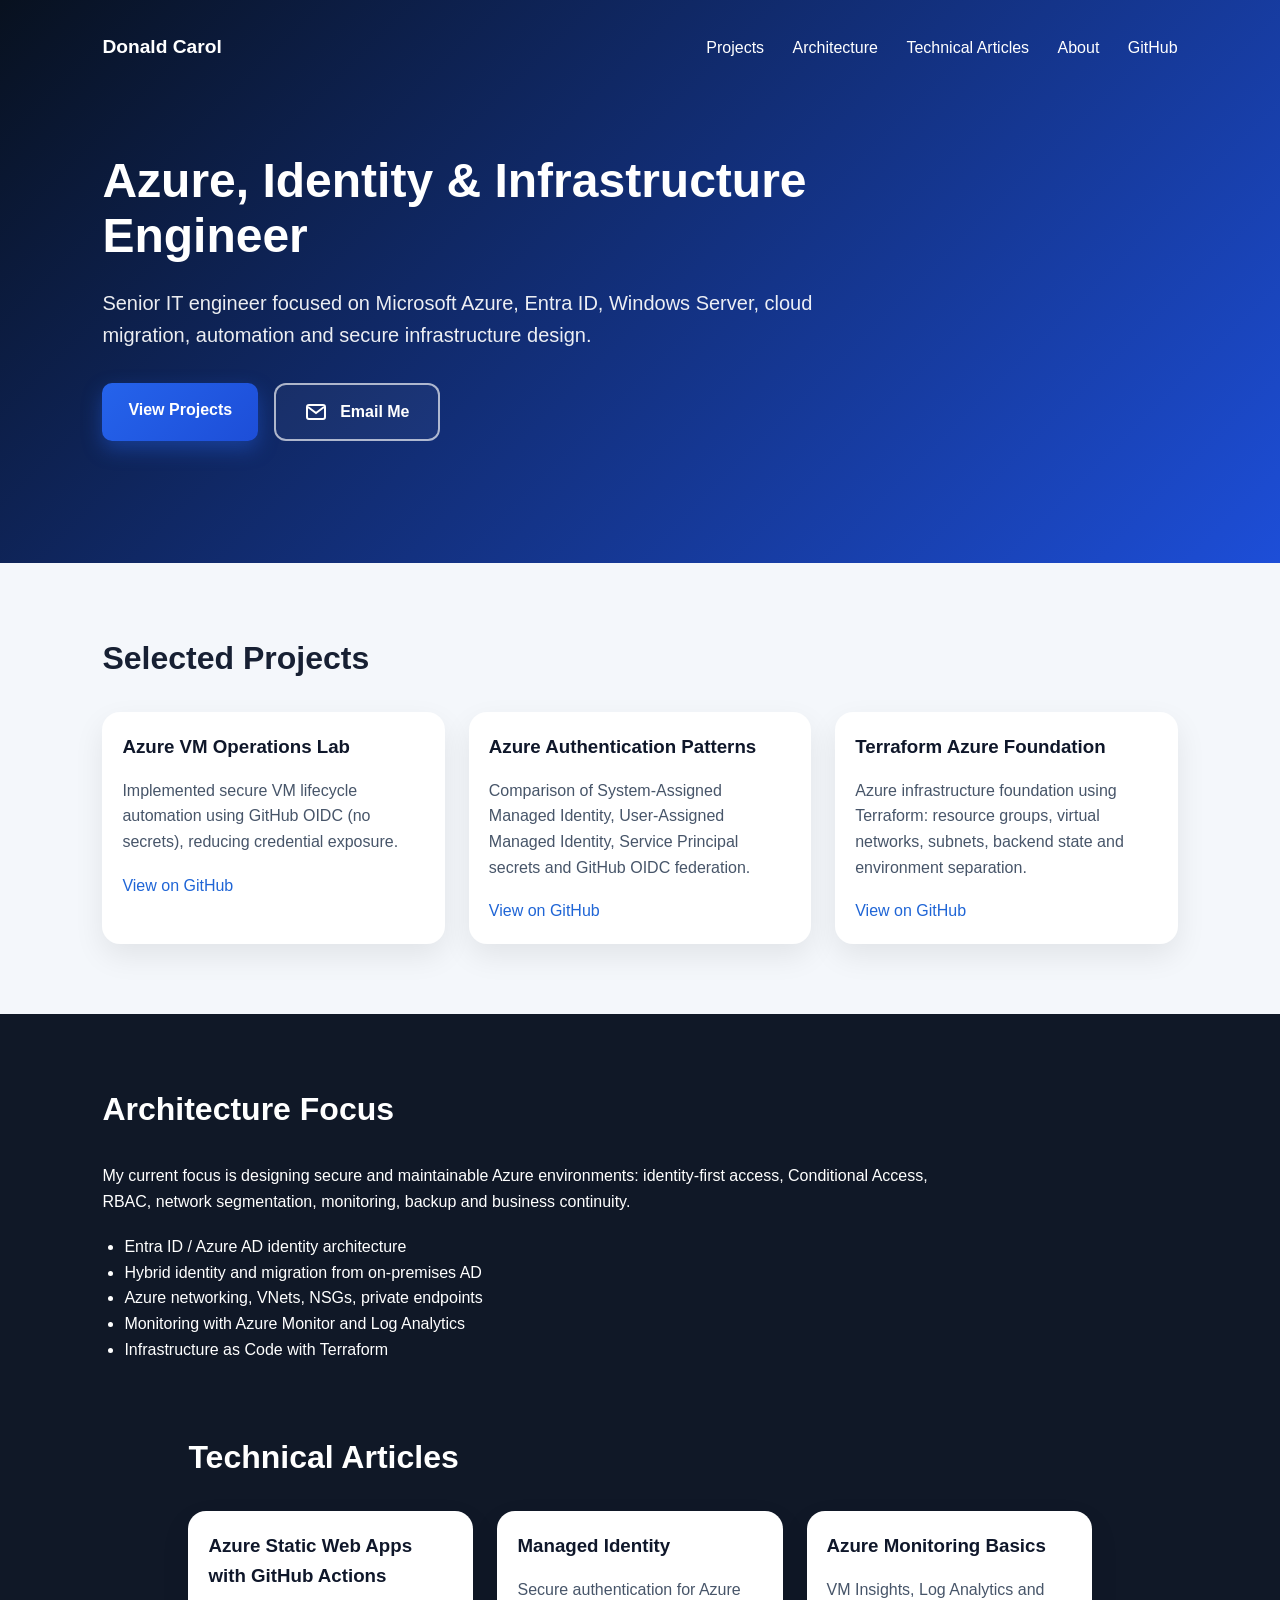
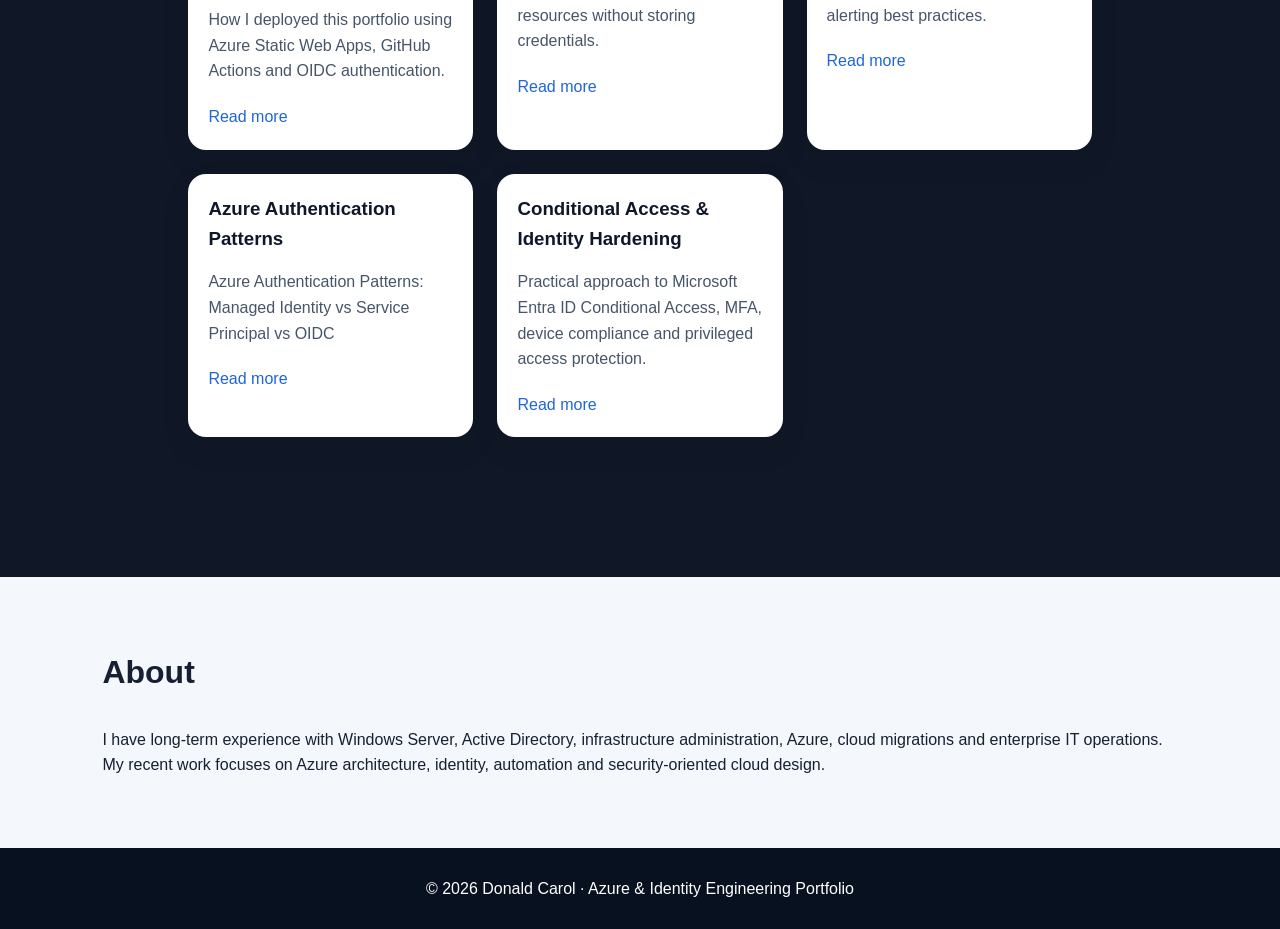
<file: index.html>
<!DOCTYPE html>
<html lang="en">
<head>
  <meta charset="UTF-8" />
  <meta name="viewport" content="width=device-width, initial-scale=1.0" />
  <title>Donald Carol | Azure & Identity Engineer</title>
  <link rel="stylesheet" href="styles.css" />
</head>
<body>
  <header class="hero">
    <nav>
      <div class="logo">Donald Carol</div>
      <div class="links">
        <a href="#projects">Projects</a>
	<a href="#architecture">Architecture</a>
 	<a href="#articles">Technical Articles</a>
  	<a href="#about">About</a>
  	<a href="https://github.com/donaldcarol">GitHub</a>
       
      </div>
    </nav>

    <section class="hero-content">
      <h1>Azure, Identity & Infrastructure Engineer</h1>
      <p>
        Senior IT engineer focused on Microsoft Azure, Entra ID, Windows Server,
        cloud migration, automation and secure infrastructure design.
      </p>
      <div class="hero-buttons">
  <a class="button primary" href="#projects">View Projects</a>
<a class="button secondary" href="mailto:donald@dakini.network">
  <svg class="icon-mail" xmlns="http://www.w3.org/2000/svg" viewBox="0 0 24 24" aria-hidden="true">
    <rect x="3" y="5" width="18" height="14" rx="2" fill="none" stroke="currentColor" stroke-width="2"/>
    <path d="M4 7l8 6 8-6" fill="none" stroke="currentColor" stroke-width="2"/>
  </svg>
  Email Me
</a>
</div>
     </section>
  </header>

  <main>
    <section id="projects" class="section">
      <h2>Selected Projects</h2>

      <div class="grid">
        <article class="card">
          <h3>Azure VM Operations Lab</h3>
          <p>
            Implemented secure VM lifecycle automation using GitHub OIDC (no secrets), reducing credential exposure.
          </p>
          <a href="https://github.com/donaldcarol/azure-vm-lab" target="_blank">View on GitHub</a>
        </article>

        <article class="card">
          <h3>Azure Authentication Patterns</h3>
          <p>
            Comparison of System-Assigned Managed Identity, User-Assigned Managed
            Identity, Service Principal secrets and GitHub OIDC federation.
          </p>
          <a href="https://github.com/donaldcarol/azure-authentication-patterns" target="_blank">View on GitHub</a>
        </article>

        <article class="card">
          <h3>Terraform Azure Foundation</h3>
          <p>
            Azure infrastructure foundation using Terraform: resource groups,
            virtual networks, subnets, backend state and environment separation.
          </p>
          <a href="https://github.com/donaldcarol/azure-terraform-foundation" target="_blank">View on GitHub</a>
        </article>
      </div>
    </section>

    <section id="architecture" class="section dark">
      <h2>Architecture Focus</h2>
      <p>
        My current focus is designing secure and maintainable Azure environments:
        identity-first access, Conditional Access, RBAC, network segmentation,
        monitoring, backup and business continuity.
      </p>

      <ul>
        <li>Entra ID / Azure AD identity architecture</li>
        <li>Hybrid identity and migration from on-premises AD</li>
        <li>Azure networking, VNets, NSGs, private endpoints</li>
        <li>Monitoring with Azure Monitor and Log Analytics</li>
        <li>Infrastructure as Code with Terraform</li>
      </ul>
     
 <section id="articles" class="section">
  <h2>Technical Articles</h2>

  <div class="grid">
    <article class="card">
      <h3>Azure Static Web Apps with GitHub Actions</h3>
      <p>
        How I deployed this portfolio using Azure Static Web Apps,
        GitHub Actions and OIDC authentication.
      </p>
      <a href="articles/azure-static-web-apps.html">Read more</a>
    </article>

    <article class="card">
      <h3>Managed Identity</h3>
      <p>
        Secure authentication for Azure resources without storing credentials.
      </p>
      <a href="articles/managed-identity-vs-oidc.html">Read more</a>
    </article>

    <article class="card">
      <h3>Azure Monitoring Basics</h3>
      <p>
        VM Insights, Log Analytics and alerting best practices.
      </p>
      <a href="articles/azure-monitoring-basics.html">Read more</a>
    </article>

 <article class="card">
      <h3>Azure Authentication Patterns</h3>
      <p>
       Azure Authentication Patterns: Managed Identity vs Service Principal vs OIDC
      </p>
     <a href="articles/authentication-patterns.html">Read more</a>
    </article>

<article class="card">
  <h3>Conditional Access & Identity Hardening</h3>
  <p>
    Practical approach to Microsoft Entra ID Conditional Access, MFA,
    device compliance and privileged access protection.
  </p>
  <a href="articles/conditional-access.html">Read more</a>
</article>

  </div>
</section>
      
    </section>

    <section id="about" class="section">
      <h2>About</h2>
      <p>
        I have long-term experience with Windows Server, Active Directory,
        infrastructure administration, Azure, cloud migrations and enterprise IT
        operations. My recent work focuses on Azure architecture, identity,
        automation and security-oriented cloud design.
      </p>
    </section>
  </main>

  <footer>
    <p>© 2026 Donald Carol · Azure & Identity Engineering Portfolio</p>
  </footer>
</body>
</html>
</file>
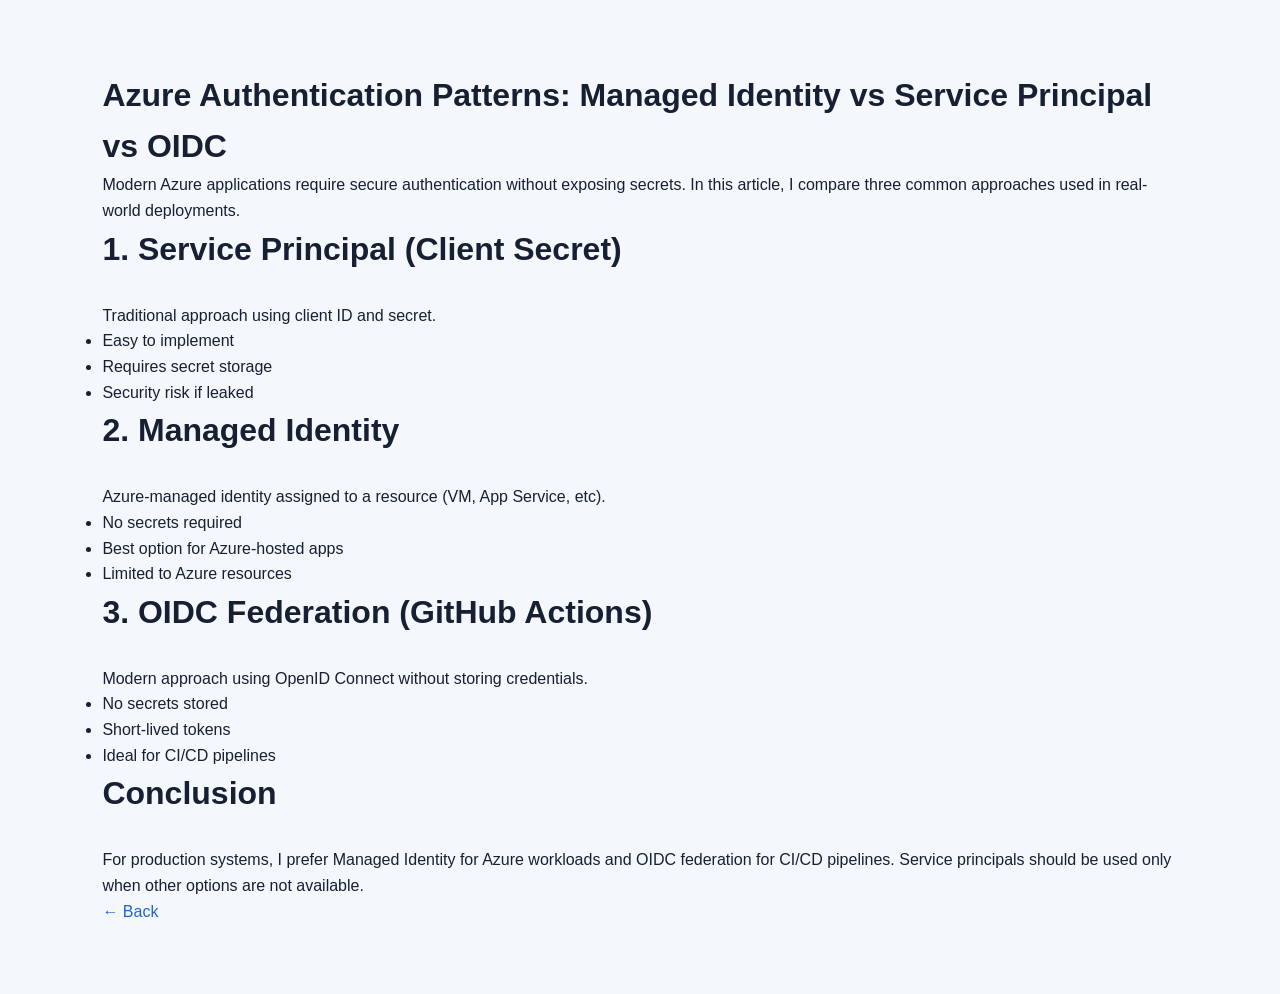
<file: articles/authentication-patterns.html>
<!DOCTYPE html>
<html lang="en">
<head>
  <meta charset="UTF-8" />
  <title>Azure Authentication Patterns</title>
  <link rel="stylesheet" href="../styles.css" />
</head>
<body>

<main class="section">
  <h1>Azure Authentication Patterns: Managed Identity vs Service Principal vs OIDC</h1>

  <p>
    Modern Azure applications require secure authentication without exposing secrets.
    In this article, I compare three common approaches used in real-world deployments.
  </p>

  <h2>1. Service Principal (Client Secret)</h2>
  <p>
    Traditional approach using client ID and secret.
  </p>
  <ul>
    <li>Easy to implement</li>
    <li>Requires secret storage</li>
    <li>Security risk if leaked</li>
  </ul>

  <h2>2. Managed Identity</h2>
  <p>
    Azure-managed identity assigned to a resource (VM, App Service, etc).
  </p>
  <ul>
    <li>No secrets required</li>
    <li>Best option for Azure-hosted apps</li>
    <li>Limited to Azure resources</li>
  </ul>

  <h2>3. OIDC Federation (GitHub Actions)</h2>
  <p>
    Modern approach using OpenID Connect without storing credentials.
  </p>
  <ul>
    <li>No secrets stored</li>
    <li>Short-lived tokens</li>
    <li>Ideal for CI/CD pipelines</li>
  </ul>

  <h2>Conclusion</h2>
  <p>
    For production systems, I prefer Managed Identity for Azure workloads and
    OIDC federation for CI/CD pipelines. Service principals should be used only
    when other options are not available.
  </p>

  <p><a href="../index.html">← Back</a></p>
</main>

</body>
</html>
</file>
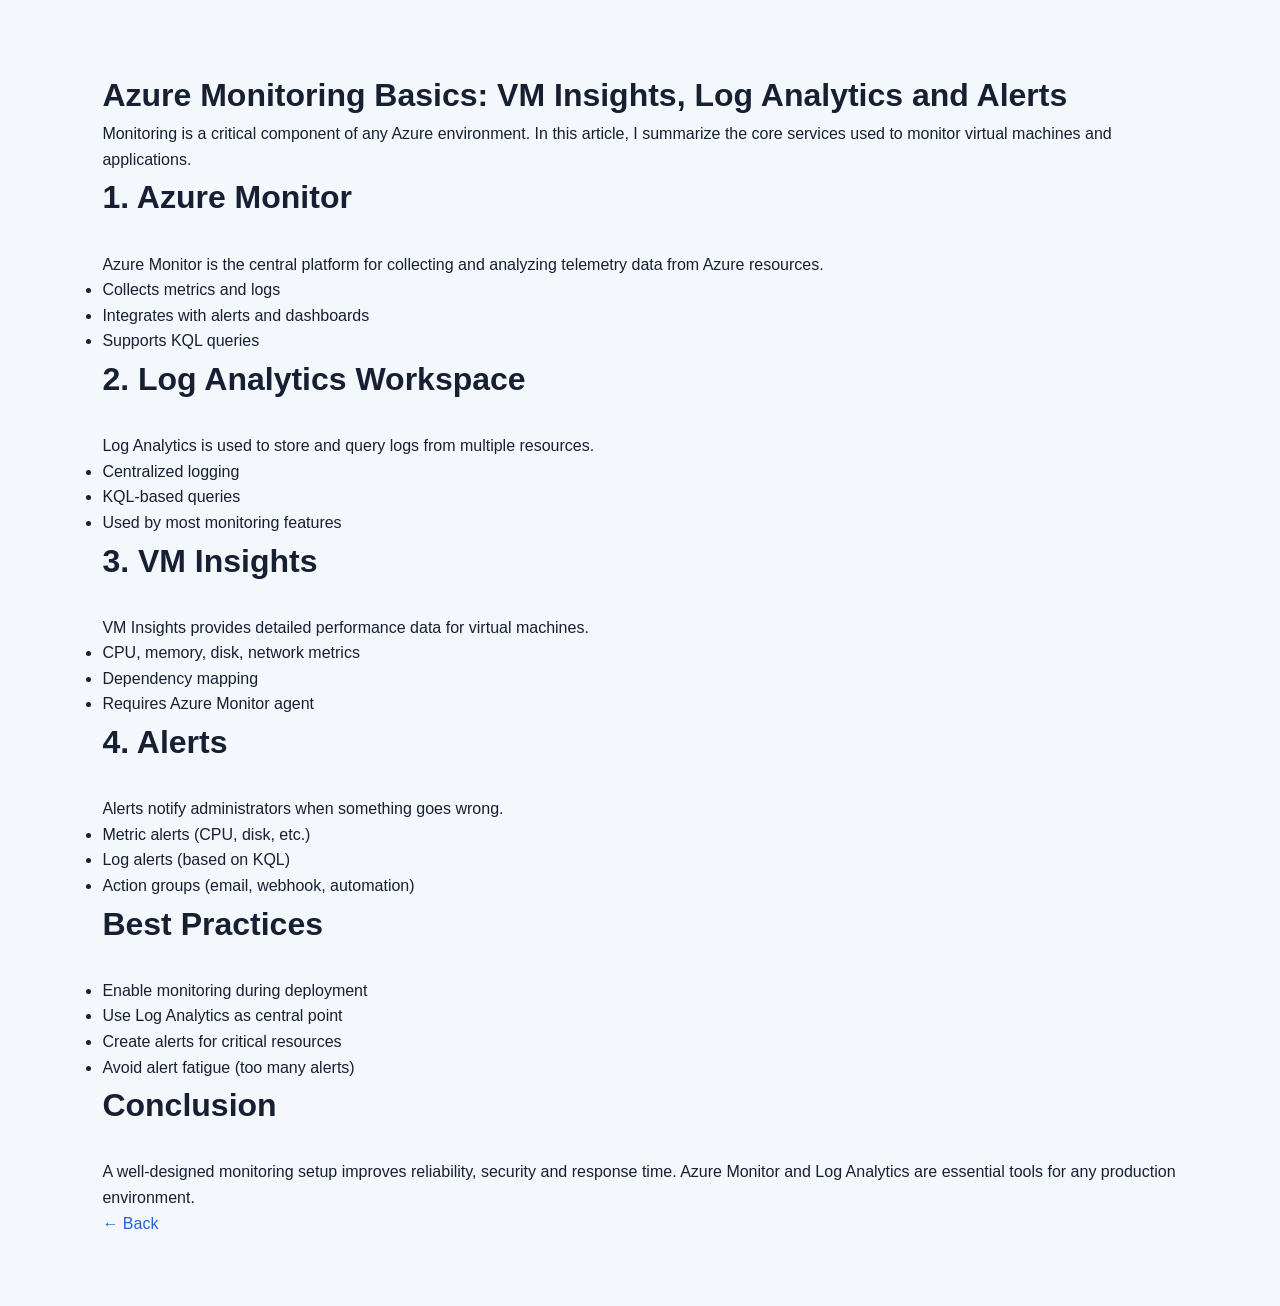
<file: articles/azure-monitoring-basics.html>
<!DOCTYPE html>
<html lang="en">
<head>
  <meta charset="UTF-8" />
  <title>Azure Monitoring Basics</title>
  <link rel="stylesheet" href="../styles.css" />
</head>
<body>

<main class="section">
  <h1>Azure Monitoring Basics: VM Insights, Log Analytics and Alerts</h1>

  <p>
    Monitoring is a critical component of any Azure environment. In this article,
    I summarize the core services used to monitor virtual machines and applications.
  </p>

  <h2>1. Azure Monitor</h2>
  <p>
    Azure Monitor is the central platform for collecting and analyzing telemetry
    data from Azure resources.
  </p>
  <ul>
    <li>Collects metrics and logs</li>
    <li>Integrates with alerts and dashboards</li>
    <li>Supports KQL queries</li>
  </ul>

  <h2>2. Log Analytics Workspace</h2>
  <p>
    Log Analytics is used to store and query logs from multiple resources.
  </p>
  <ul>
    <li>Centralized logging</li>
    <li>KQL-based queries</li>
    <li>Used by most monitoring features</li>
  </ul>

  <h2>3. VM Insights</h2>
  <p>
    VM Insights provides detailed performance data for virtual machines.
  </p>
  <ul>
    <li>CPU, memory, disk, network metrics</li>
    <li>Dependency mapping</li>
    <li>Requires Azure Monitor agent</li>
  </ul>

  <h2>4. Alerts</h2>
  <p>
    Alerts notify administrators when something goes wrong.
  </p>
  <ul>
    <li>Metric alerts (CPU, disk, etc.)</li>
    <li>Log alerts (based on KQL)</li>
    <li>Action groups (email, webhook, automation)</li>
  </ul>

  <h2>Best Practices</h2>
  <ul>
    <li>Enable monitoring during deployment</li>
    <li>Use Log Analytics as central point</li>
    <li>Create alerts for critical resources</li>
    <li>Avoid alert fatigue (too many alerts)</li>
  </ul>

  <h2>Conclusion</h2>
  <p>
    A well-designed monitoring setup improves reliability, security and response time.
    Azure Monitor and Log Analytics are essential tools for any production environment.
  </p>

  <p><a href="../index.html">← Back</a></p>
</main>

</body>
</html>
</file>
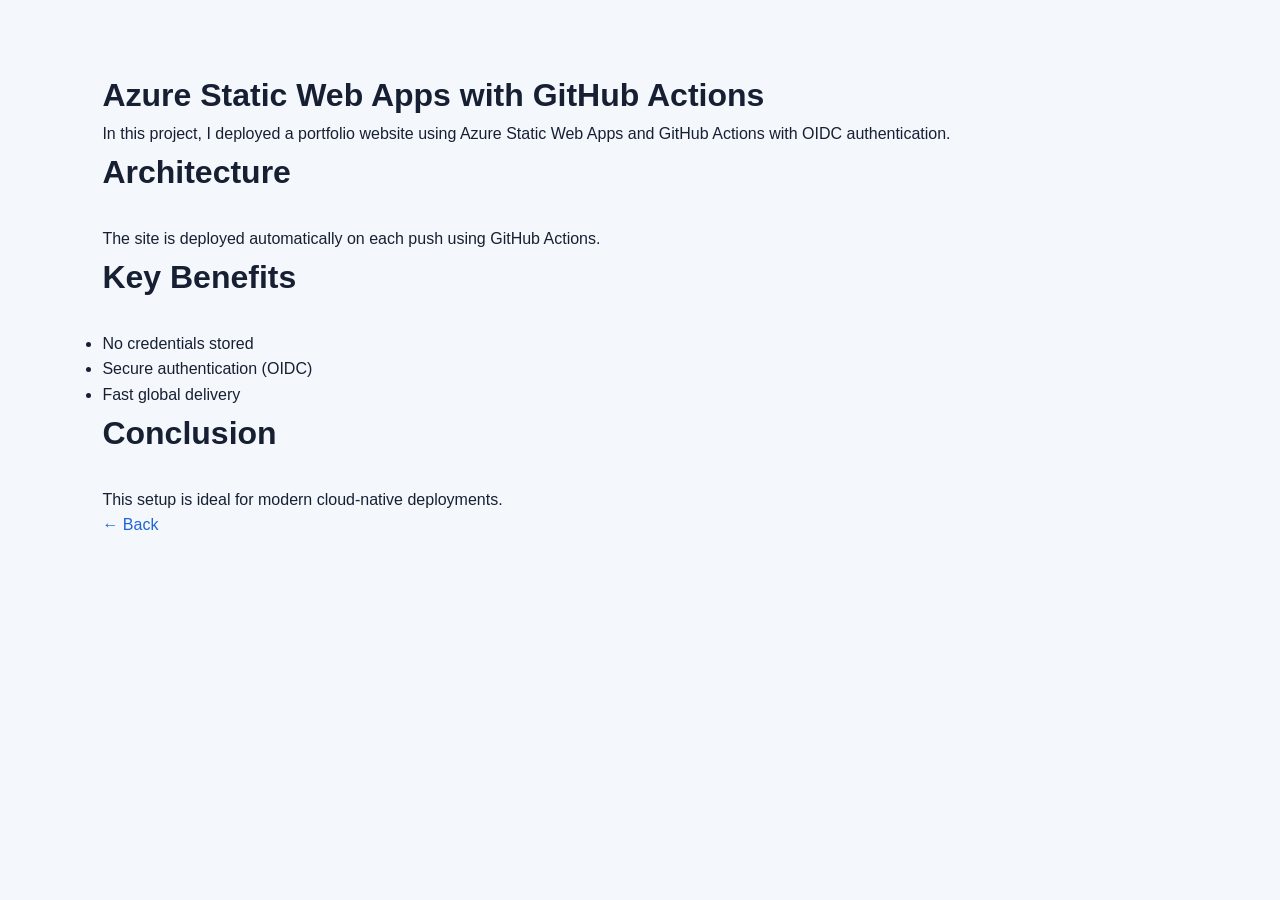
<file: articles/azure-static-web-apps.html>
<!DOCTYPE html>
<html lang="en">
<head>
  <meta charset="UTF-8" />
  <title>Azure Static Web Apps</title>
  <link rel="stylesheet" href="../styles.css" />
</head>
<body>

<main class="section">
  <h1>Azure Static Web Apps with GitHub Actions</h1>

  <p>
    In this project, I deployed a portfolio website using Azure Static Web Apps
    and GitHub Actions with OIDC authentication.
  </p>

  <h2>Architecture</h2>
  <p>
    The site is deployed automatically on each push using GitHub Actions.
  </p>

  <h2>Key Benefits</h2>
  <ul>
    <li>No credentials stored</li>
    <li>Secure authentication (OIDC)</li>
    <li>Fast global delivery</li>
  </ul>

  <h2>Conclusion</h2>
  <p>
    This setup is ideal for modern cloud-native deployments.
  </p>

  <p><a href="../index.html">← Back</a></p>
</main>

</body>
</html>
</file>
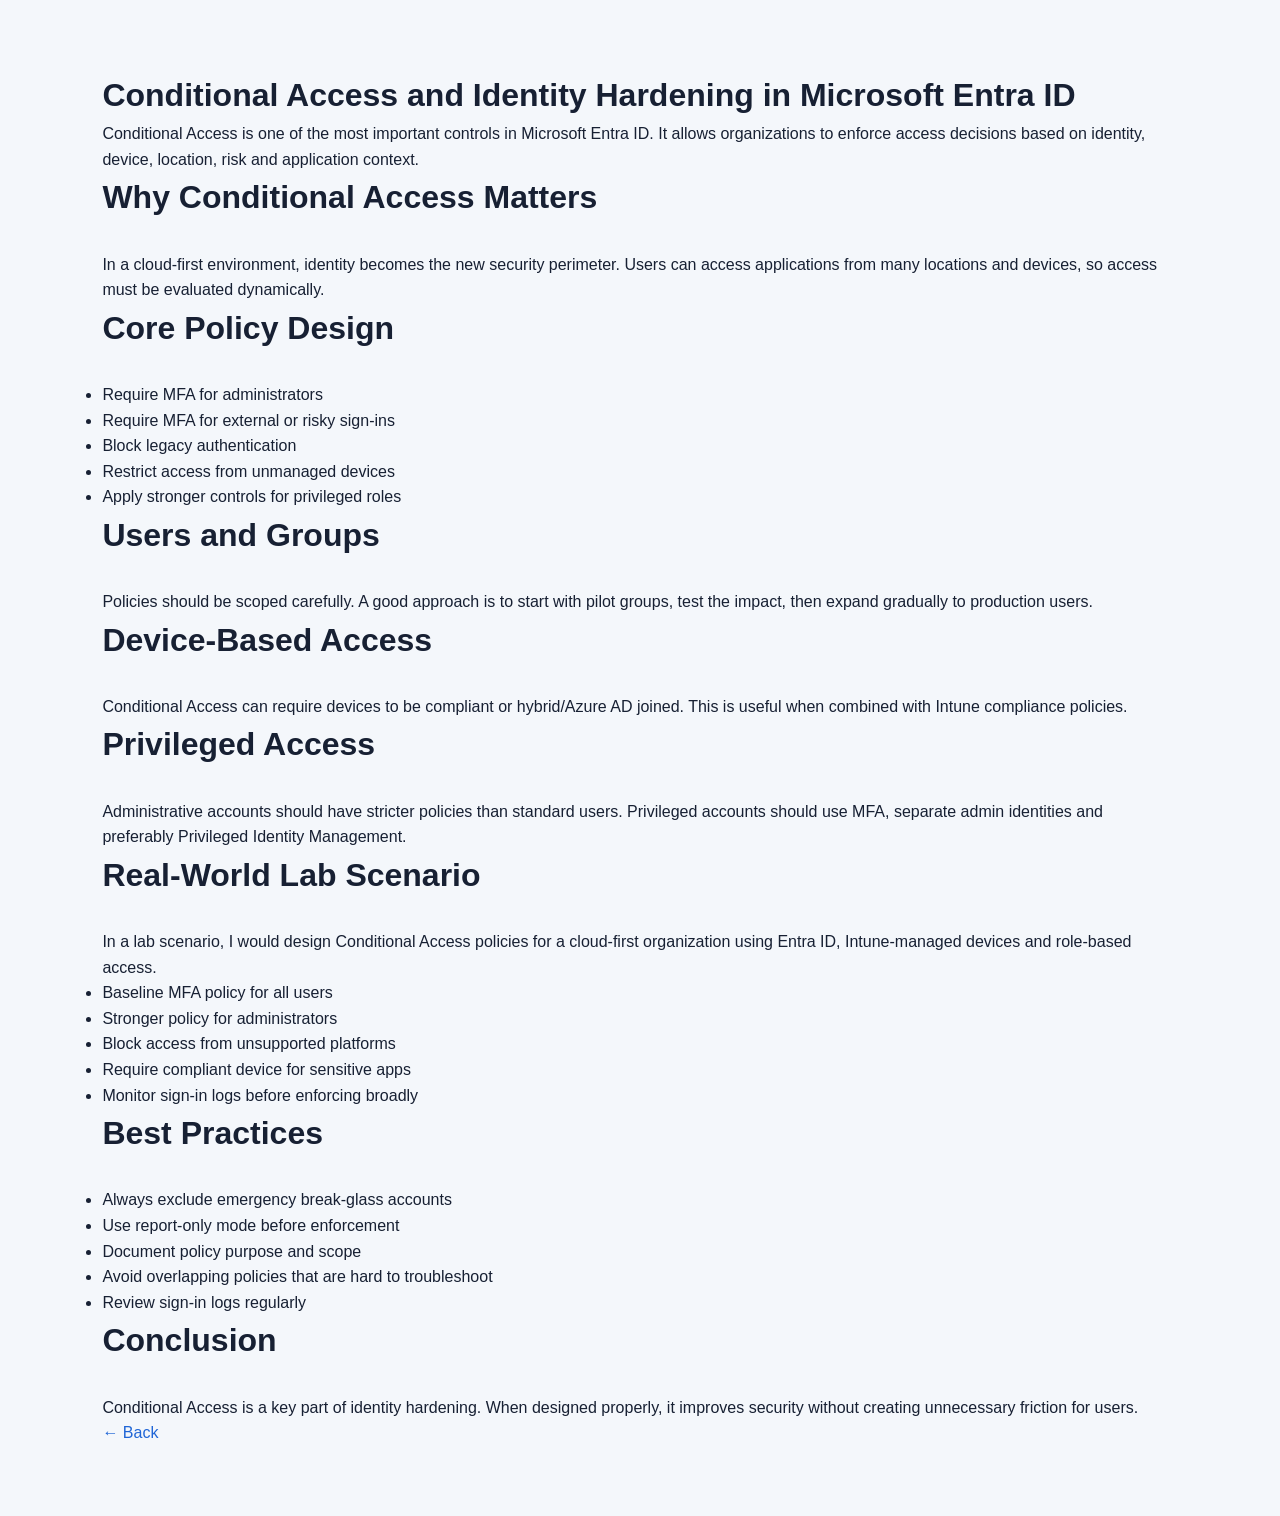
<file: articles/conditional-acces.html>
<!DOCTYPE html>
<html lang="en">
<head>
  <meta charset="UTF-8" />
  <title>Conditional Access and Identity Hardening</title>
  <link rel="stylesheet" href="../styles.css" />
</head>
<body>

<main class="section">
  <h1>Conditional Access and Identity Hardening in Microsoft Entra ID</h1>

  <p>
    Conditional Access is one of the most important controls in Microsoft Entra ID.
    It allows organizations to enforce access decisions based on identity, device,
    location, risk and application context.
  </p>

  <h2>Why Conditional Access Matters</h2>
  <p>
    In a cloud-first environment, identity becomes the new security perimeter.
    Users can access applications from many locations and devices, so access must
    be evaluated dynamically.
  </p>

  <h2>Core Policy Design</h2>
  <ul>
    <li>Require MFA for administrators</li>
    <li>Require MFA for external or risky sign-ins</li>
    <li>Block legacy authentication</li>
    <li>Restrict access from unmanaged devices</li>
    <li>Apply stronger controls for privileged roles</li>
  </ul>

  <h2>Users and Groups</h2>
  <p>
    Policies should be scoped carefully. A good approach is to start with pilot
    groups, test the impact, then expand gradually to production users.
  </p>

  <h2>Device-Based Access</h2>
  <p>
    Conditional Access can require devices to be compliant or hybrid/Azure AD joined.
    This is useful when combined with Intune compliance policies.
  </p>

  <h2>Privileged Access</h2>
  <p>
    Administrative accounts should have stricter policies than standard users.
    Privileged accounts should use MFA, separate admin identities and preferably
    Privileged Identity Management.
  </p>

  <h2>Real-World Lab Scenario</h2>
  <p>
    In a lab scenario, I would design Conditional Access policies for a cloud-first
    organization using Entra ID, Intune-managed devices and role-based access.
  </p>

  <ul>
    <li>Baseline MFA policy for all users</li>
    <li>Stronger policy for administrators</li>
    <li>Block access from unsupported platforms</li>
    <li>Require compliant device for sensitive apps</li>
    <li>Monitor sign-in logs before enforcing broadly</li>
  </ul>

  <h2>Best Practices</h2>
  <ul>
    <li>Always exclude emergency break-glass accounts</li>
    <li>Use report-only mode before enforcement</li>
    <li>Document policy purpose and scope</li>
    <li>Avoid overlapping policies that are hard to troubleshoot</li>
    <li>Review sign-in logs regularly</li>
  </ul>

  <h2>Conclusion</h2>
  <p>
    Conditional Access is a key part of identity hardening. When designed properly,
    it improves security without creating unnecessary friction for users.
  </p>

  <p><a href="../index.html">← Back</a></p>
</main>

</body>
</html>
</file>
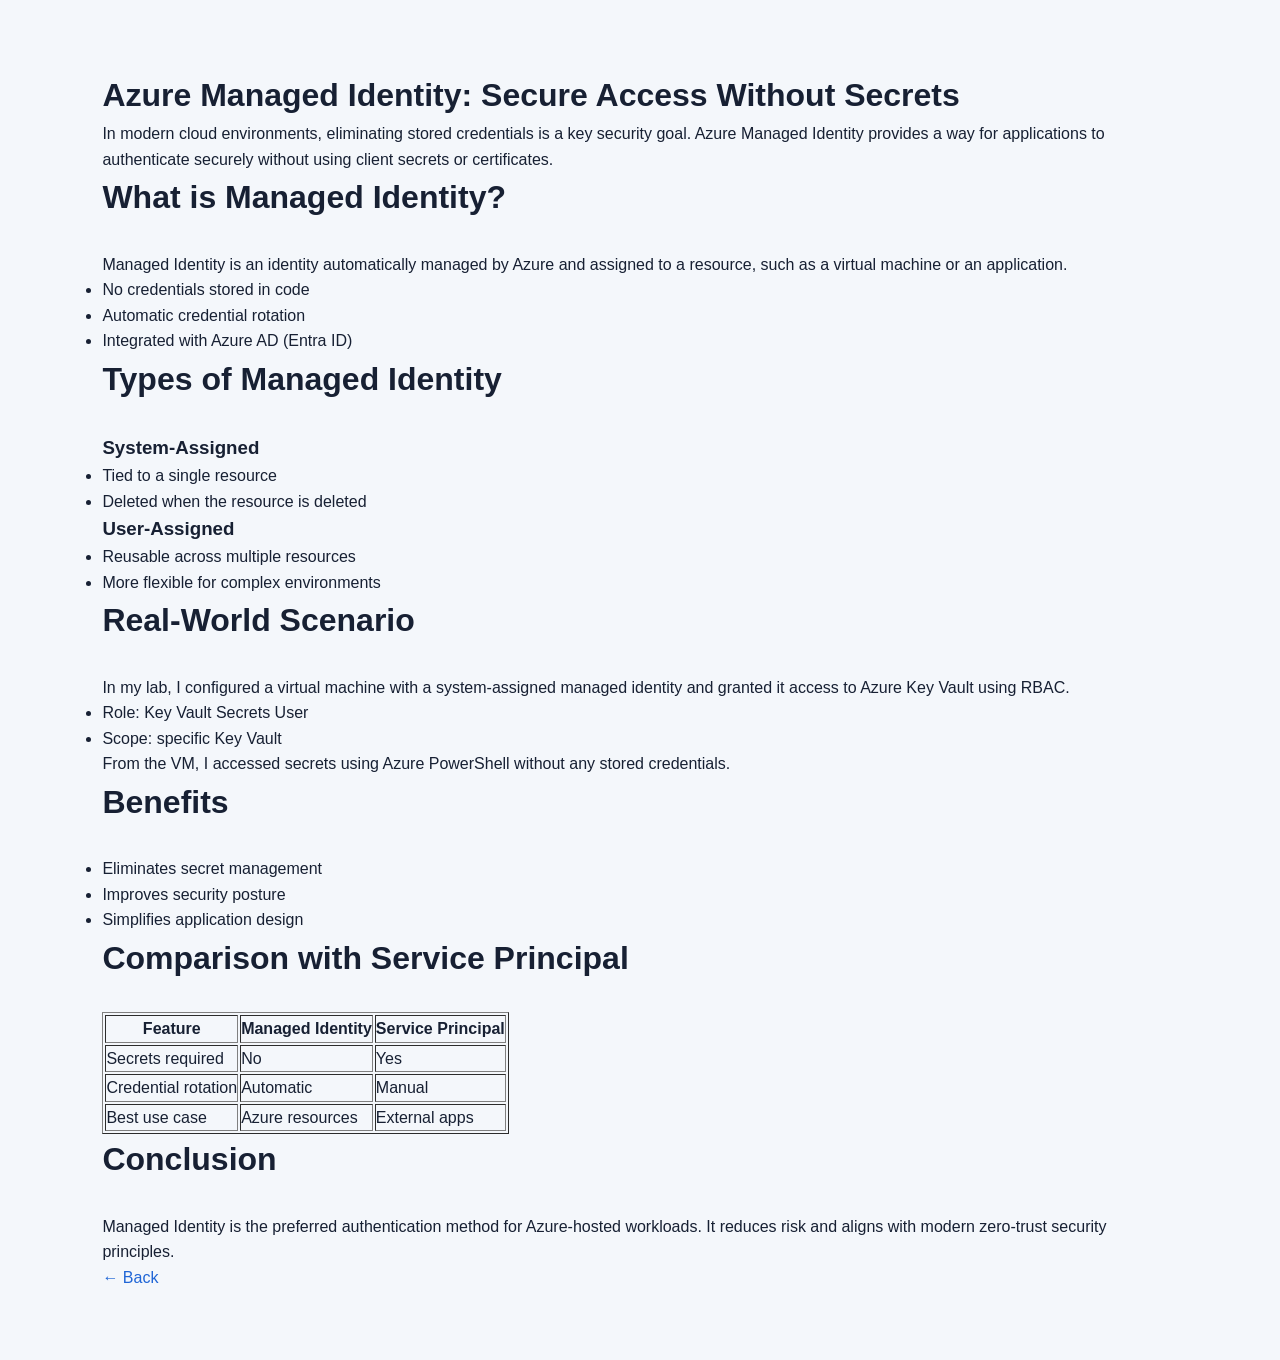
<file: articles/managed-identity-vs-oidc.html>
<!DOCTYPE html>
<html lang="en">
<head>
  <meta charset="UTF-8" />
  <title>Azure Managed Identity</title>
  <link rel="stylesheet" href="../styles.css" />
</head>
<body>

<main class="section">
  <h1>Azure Managed Identity: Secure Access Without Secrets</h1>

  <p>
    In modern cloud environments, eliminating stored credentials is a key security goal.
    Azure Managed Identity provides a way for applications to authenticate securely
    without using client secrets or certificates.
  </p>

  <h2>What is Managed Identity?</h2>
  <p>
    Managed Identity is an identity automatically managed by Azure and assigned to a resource,
    such as a virtual machine or an application.
  </p>

  <ul>
    <li>No credentials stored in code</li>
    <li>Automatic credential rotation</li>
    <li>Integrated with Azure AD (Entra ID)</li>
  </ul>

  <h2>Types of Managed Identity</h2>

  <h3>System-Assigned</h3>
  <ul>
    <li>Tied to a single resource</li>
    <li>Deleted when the resource is deleted</li>
  </ul>

  <h3>User-Assigned</h3>
  <ul>
    <li>Reusable across multiple resources</li>
    <li>More flexible for complex environments</li>
  </ul>

  <h2>Real-World Scenario</h2>
  <p>
    In my lab, I configured a virtual machine with a system-assigned managed identity
    and granted it access to Azure Key Vault using RBAC.
  </p>

  <ul>
    <li>Role: Key Vault Secrets User</li>
    <li>Scope: specific Key Vault</li>
  </ul>

  <p>
    From the VM, I accessed secrets using Azure PowerShell without any stored credentials.
  </p>

  <h2>Benefits</h2>
  <ul>
    <li>Eliminates secret management</li>
    <li>Improves security posture</li>
    <li>Simplifies application design</li>
  </ul>

  <h2>Comparison with Service Principal</h2>

  <table border="1" cellpadding="8">
    <tr>
      <th>Feature</th>
      <th>Managed Identity</th>
      <th>Service Principal</th>
    </tr>
    <tr>
      <td>Secrets required</td>
      <td>No</td>
      <td>Yes</td>
    </tr>
    <tr>
      <td>Credential rotation</td>
      <td>Automatic</td>
      <td>Manual</td>
    </tr>
    <tr>
      <td>Best use case</td>
      <td>Azure resources</td>
      <td>External apps</td>
    </tr>
  </table>

  <h2>Conclusion</h2>
  <p>
    Managed Identity is the preferred authentication method for Azure-hosted workloads.
    It reduces risk and aligns with modern zero-trust security principles.
  </p>

  <p><a href="../index.html">← Back</a></p>
</main>

</body>
</html>
</file>
<file: styles.css>
* {
  box-sizing: border-box;
  margin: 0;
  padding: 0;
}

body {
  font-family: Segoe UI, Arial, sans-serif;
  background: #f4f7fb;
  color: #172033;
  line-height: 1.6;
}

a {
  color: #1f65d6;
  text-decoration: none;
}

.hero {
  background: linear-gradient(135deg, #08111f, #1d4ed8);
  color: white;
  padding: 32px 8%;
}

nav {
  display: flex;
  justify-content: space-between;
  align-items: center;
  margin-bottom: 90px;
}

.logo {
  font-weight: 700;
  font-size: 1.2rem;
}

.links a {
  color: white;
  margin-left: 24px;
  font-weight: 500;
}

.hero-content {
  max-width: 760px;
  padding-bottom: 90px;
}

.hero h1 {
  font-size: 3rem;
  line-height: 1.15;
  margin-bottom: 24px;
}

.hero p {
  font-size: 1.25rem;
  opacity: 0.92;
  margin-bottom: 32px;
}

.button {
  display: inline-block;
  background: white;
  color: #1d4ed8;
  padding: 14px 24px;
  border-radius: 10px;
  font-weight: 700;
}

.section {
  padding: 70px 8%;
}

.section h2 {
  font-size: 2rem;
  margin-bottom: 28px;
}

.grid {
  display: grid;
  grid-template-columns: repeat(3, 1fr);
  gap: 24px;
}

.card {
  background: white;
  padding: 28px;
  border-radius: 18px;
  box-shadow: 0 12px 30px rgba(0, 0, 0, 0.08);
}

.card h3 {
  margin-bottom: 16px;
}

.card p {
  margin-bottom: 18px;
}

.dark {
  background: #101827;
  color: white;
}

.dark p {
  max-width: 850px;
  margin-bottom: 20px;
}

.dark ul {
  margin-left: 22px;
}

footer {
  text-align: center;
  padding: 28px;
  background: #08111f;
  color: white;
}

@media (max-width: 850px) {
  nav {
    display: block;
  }

  .links {
    margin-top: 18px;
  }

  .links a {
    display: inline-block;
    margin: 0 14px 10px 0;
  }

  .hero h1 {
    font-size: 2.2rem;
  }

  .grid {
    grid-template-columns: 1fr;
  }
}

.hero-buttons {
  display: flex;
  gap: 16px;
}

/* Buton principal (albastru) */
.button.primary {
  background: linear-gradient(135deg, #2563eb, #1d4ed8);
  color: white;
  padding: 14px 26px;
  border-radius: 10px;
  font-weight: 700;
  box-shadow: 0 8px 20px rgba(37, 99, 235, 0.4);
  transition: 0.2s;
}

.button.primary:hover {
  transform: translateY(-2px);
}

/* Buton email (transparent) */


.button.secondary {
  display: inline-flex;
  align-items: center;
  gap: 12px;
  background: rgba(255, 255, 255, 0.04);
  color: white;
  padding: 14px 28px;
  border-radius: 12px;
  font-weight: 700;
  border: 2px solid rgba(255,255,255,0.65);
  transition: 0.2s;
}

.button.secondary:hover {
 background: rgba(255,255,255,0.12);
  border-color: white;
  transform: translateY(-2px);
}

.icon-mail {
  width: 24px;
  height: 24px;
}

.card h3 {
  color: #0f172a;
}

.card p {
  color: #475569;
}

html {
  scroll-behavior: smooth;
}

.card {
  padding: 20px;
}

nav {
  position: sticky;
  top: 0;
  z-index: 1000;
}
</file>
